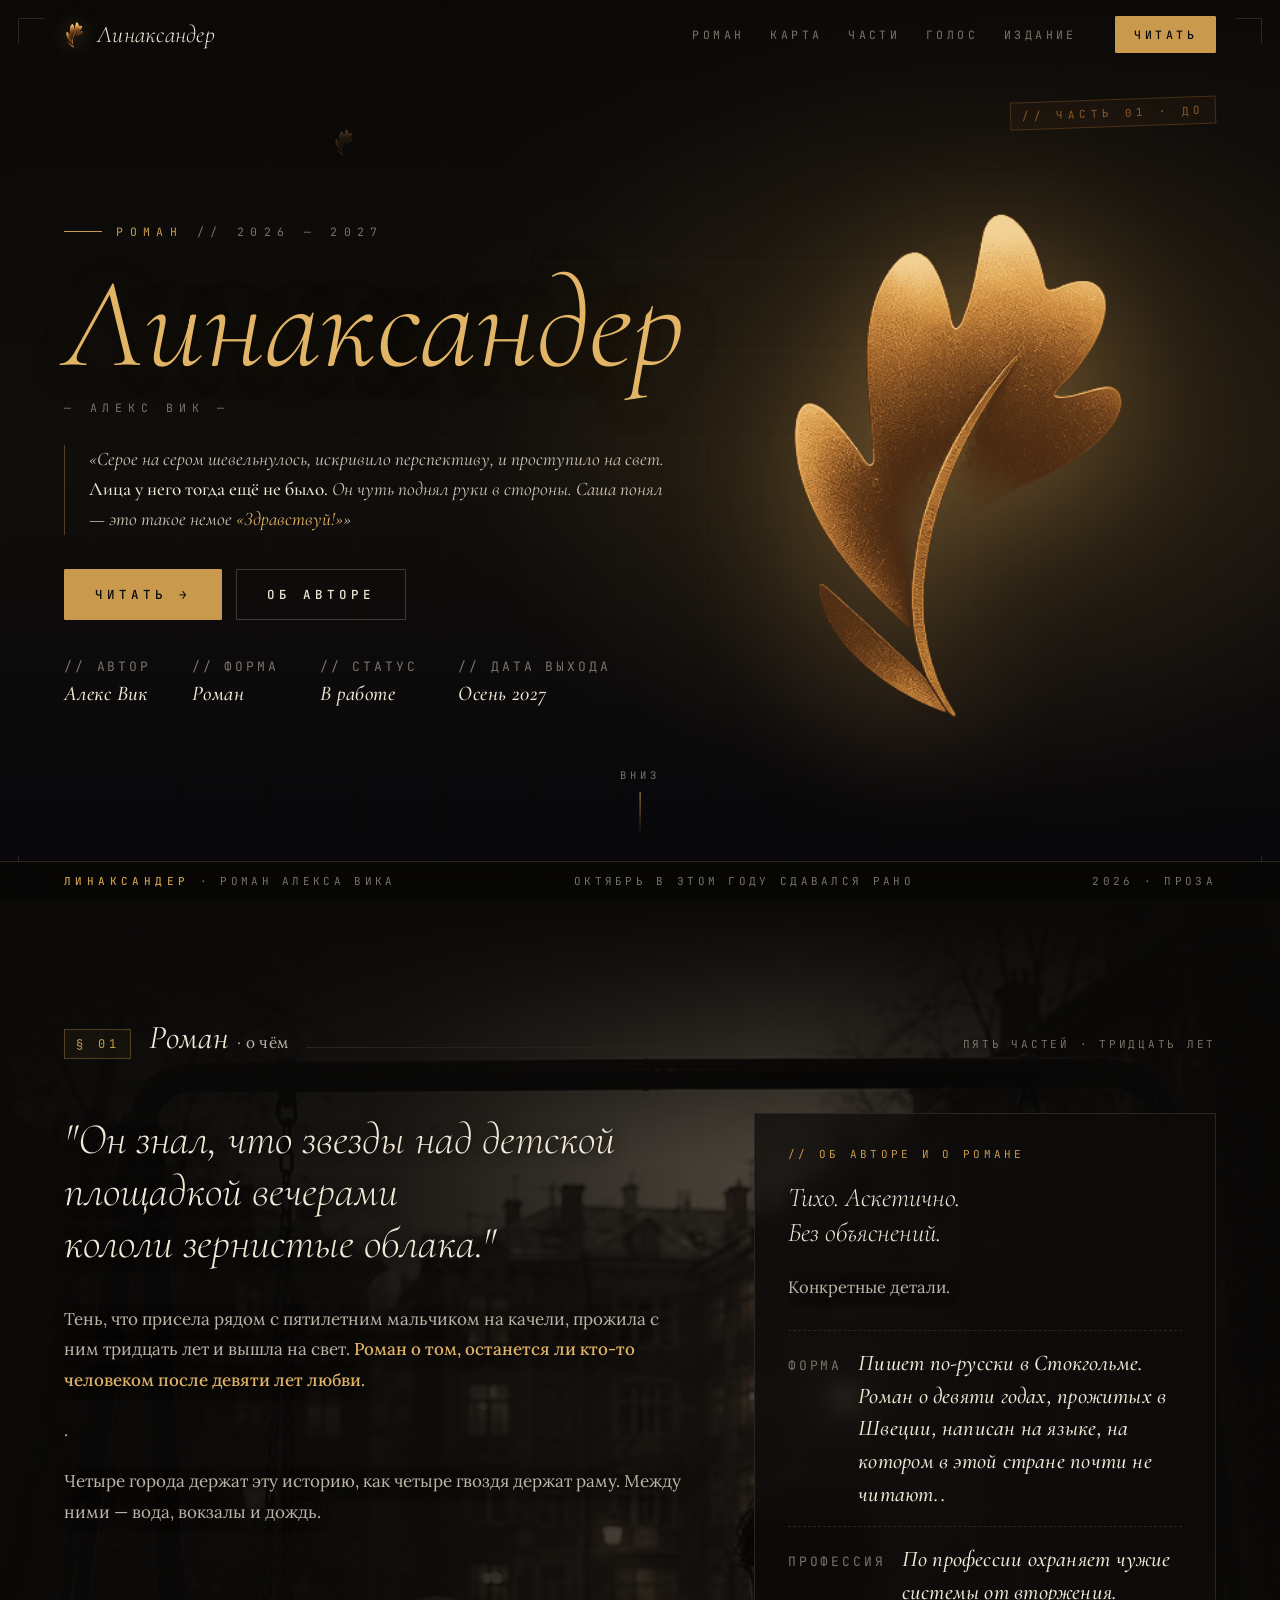
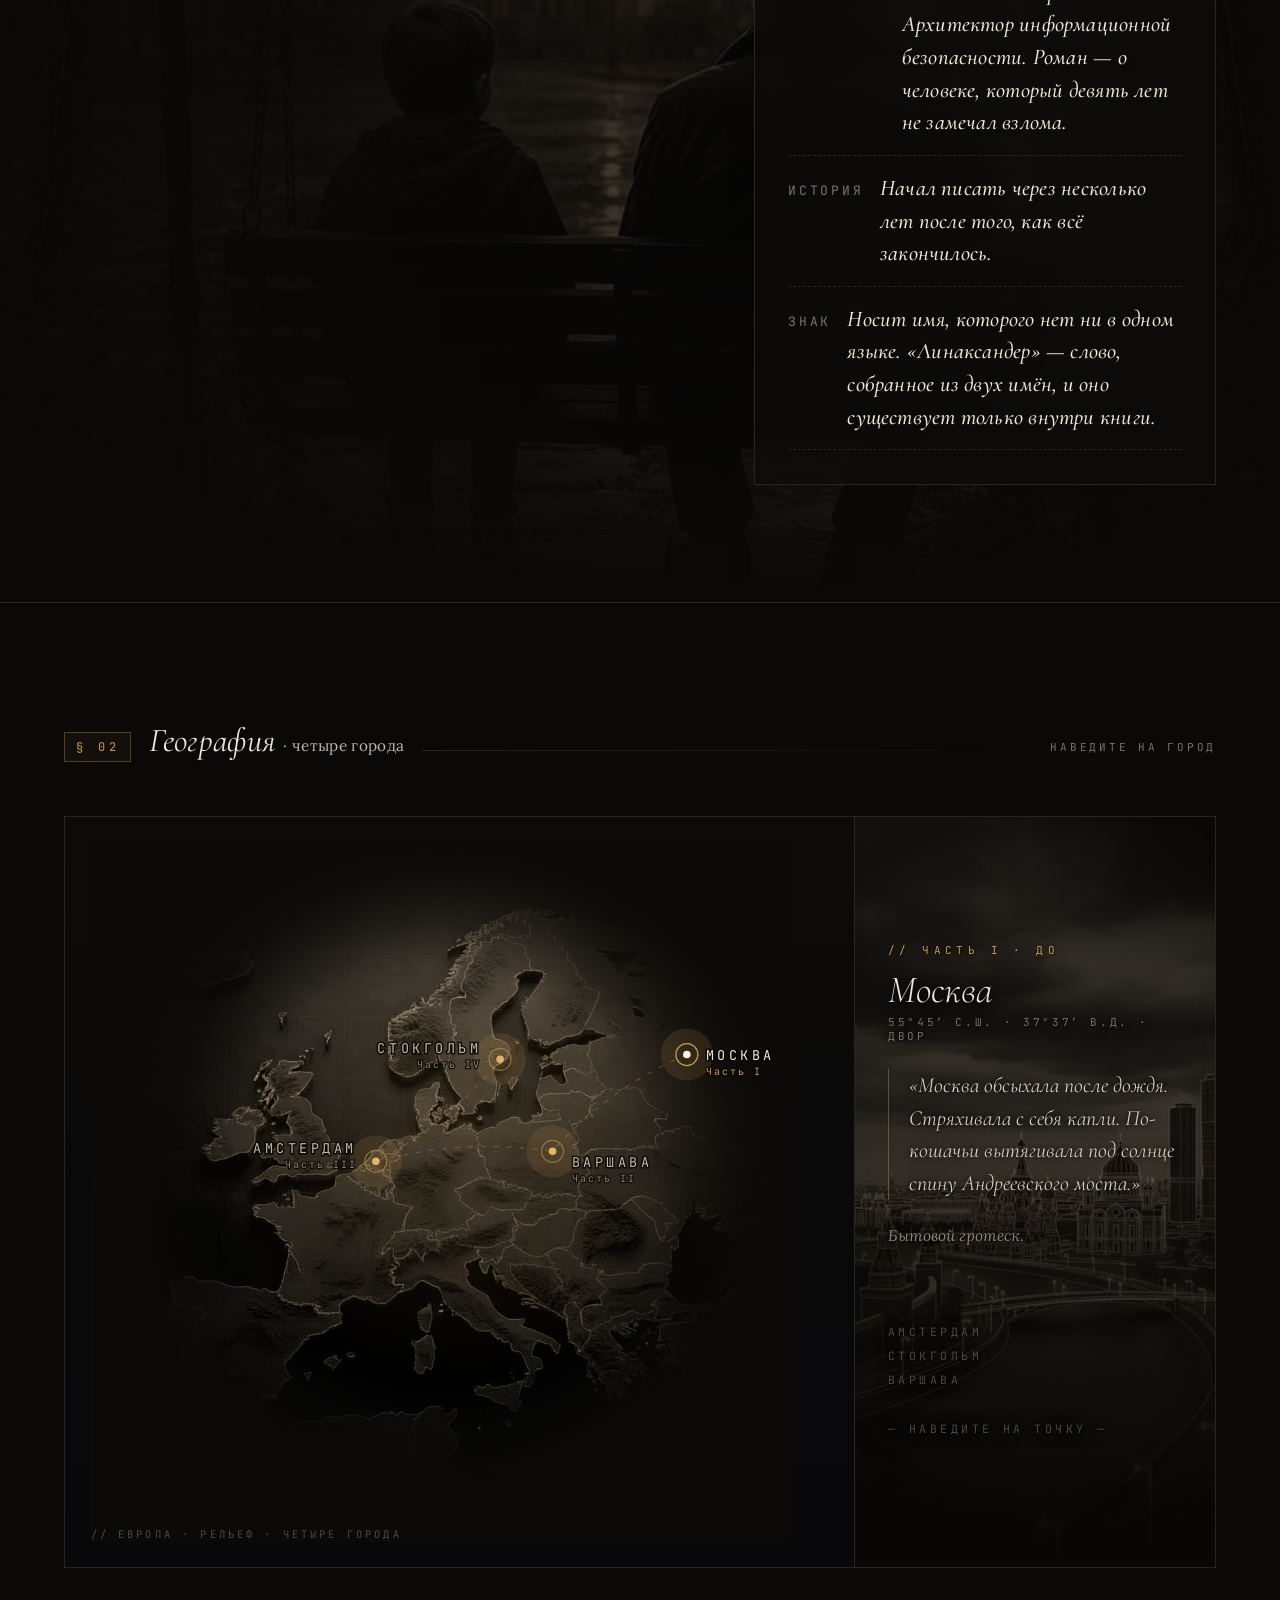
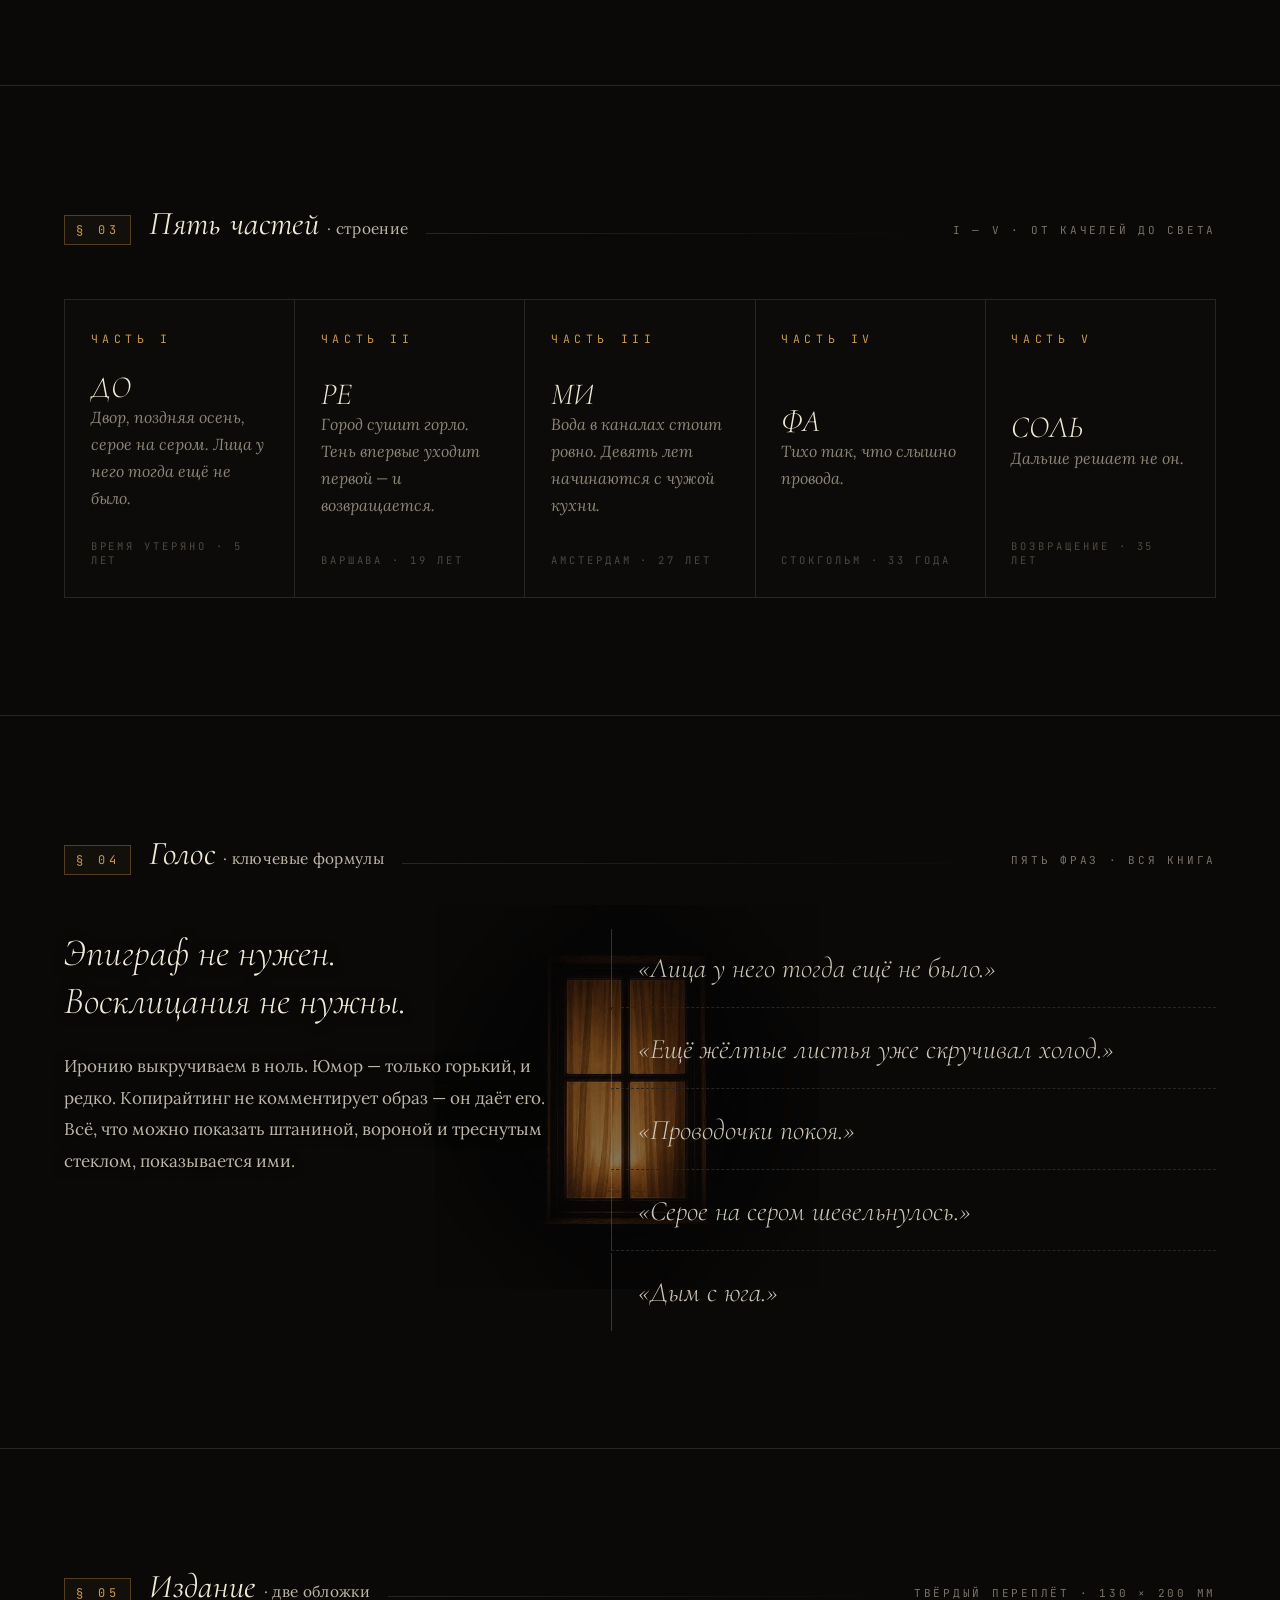
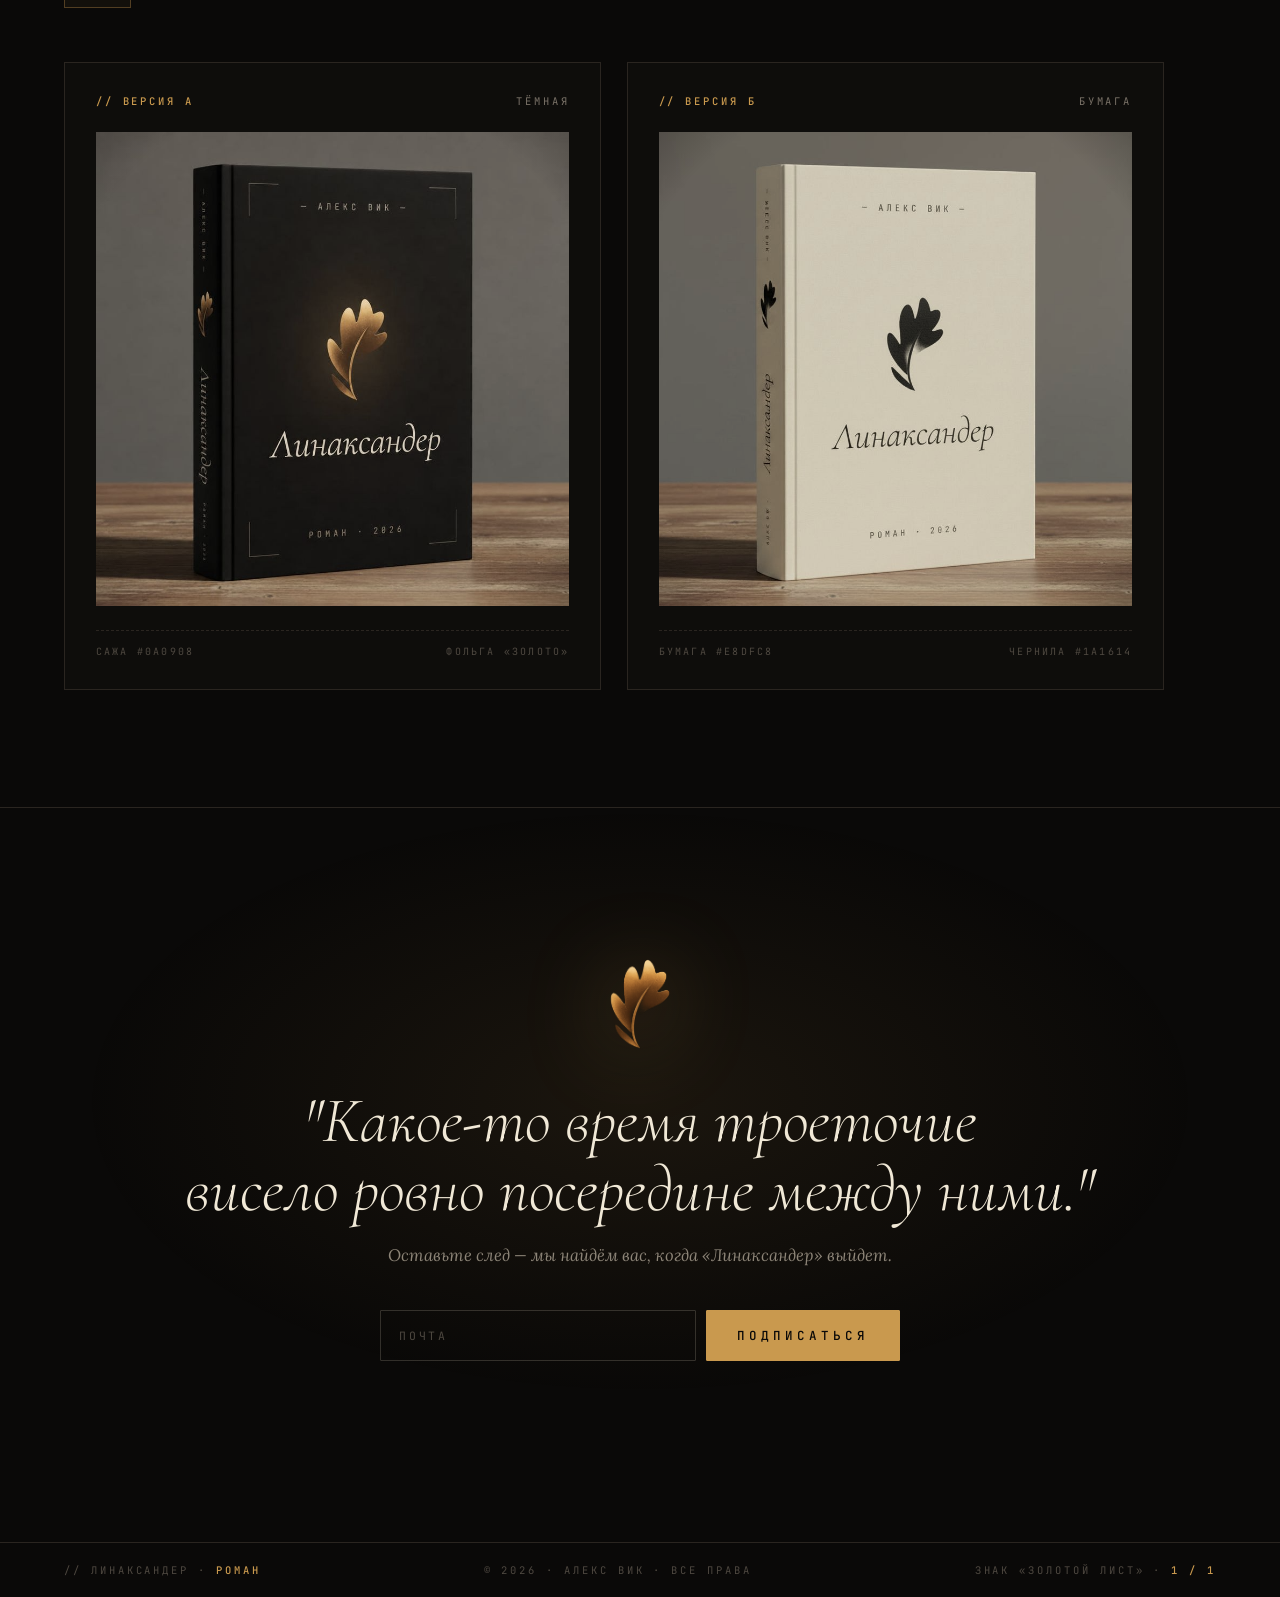
<file: index.html>
<!DOCTYPE html>
<html lang="ru">
<head>
<meta charset="UTF-8">
<meta name="viewport" content="width=device-width, initial-scale=1">
<title>Линаксандер · Роман Алекса Вика</title>
<meta name="description" content="Линаксандер — роман Алекса Вика. Тень, что присела рядом с пятилетним мальчиком на качели, прожила с ним тридцать лет и вышла на свет.">
<link rel="icon" href="favicon.ico" sizes="32x32">
<link rel="icon" type="image/png" sizes="192x192" href="favicon-192.png">
<link rel="apple-touch-icon" href="apple-touch-icon.png">
<link rel="preconnect" href="https://fonts.googleapis.com">
<link rel="preconnect" href="https://fonts.gstatic.com" crossorigin>
<link href="https://fonts.googleapis.com/css2?family=Cormorant+Garamond:ital,wght@0,300;0,400;0,500;0,600;1,300;1,400;1,500;1,600&amp;family=JetBrains+Mono:wght@300;400;500&amp;family=Lora:ital,wght@0,400;0,500;0,600;1,400;1,500&amp;display=swap" rel="stylesheet">
<link rel="stylesheet" href="styles.css?v=202608151130">
<script defer src="app.js?v=202608151130"></script>
</head>
<body>
<canvas id="rain" aria-hidden="true"></canvas>
<div class="grain" aria-hidden="true"></div>
<div class="vignette" aria-hidden="true"></div>

<!-- ══════════════ ШАПКА ══════════════ -->
<div class="nav lx-nav" id="nav">
  <a class="nav-mark" href="#top">
    <i class="mk" aria-hidden="true"></i>
    <span>Линаксандер</span>
  </a>
  <nav class="nav-links">
    <a href="#roman">Роман</a>
    <a href="#karta">Карта</a>
    <a href="#akty">Части</a>
    <a href="#golos">Голос</a>
    <a href="#izdanie">Издание</a>
  </nav>
  <a class="nav-cta" href="read.html">Читать</a>
</div>

<div class="lx-main" id="top">

<!-- ══════════════ ГЕРОЙ ══════════════ -->
<section class="hero">
  <div class="hero-rules" aria-hidden="true"></div>
  <span class="ct tl"></span><span class="ct tr"></span><span class="ct bl"></span><span class="ct br"></span>

  <div class="drift" aria-hidden="true">
    <i class="mk"></i><i class="mk"></i>
    <i class="mk"></i><i class="mk"></i>
  </div>

  <div class="stamp-corner">// ЧАСТЬ 01 · ДО</div>

  <div class="hero-left">
    <div class="pre">Роман<i>// 2026 — 2027</i></div>
    <h1>Линаксандер</h1>
    <span class="stamp">— Алекс Вик —</span>
    <blockquote class="hero-quote">
      «Серое на сером шевельнулось, искривило перспективу, и проступило на свет.
      <b>Лица у него тогда ещё не было.</b> Он чуть поднял руки в стороны.
      Саша понял — это такое немое <em>«Здравствуй!»</em>»
    </blockquote>
    <div class="cta-row">
      <a class="btn btn-gold" href="read.html">Читать →</a>
      <a class="btn btn-ghost" href="#roman">Об авторе</a>
    </div>
    <div class="hero-meta">
      <div>// Автор<b>Алекс Вик</b></div>
      <div>// Форма<b>Роман</b></div>
      <div>// Статус<b>В работе</b></div>
      <div>// Дата выхода<b>Осень 2027</b></div>
    </div>
  </div>

  <div class="hero-right">
    <i class="mk hero-leaf" role="img" aria-label="Линаксандер — знак «золотой лист»"></i>
  </div>

  <a class="scroll-cue" href="#roman">Вниз</a>

  <div class="tape">
    <span><b>Линаксандер</b> · роман Алекса Вика</span>
    <span>Октябрь в этом году сдавался рано</span>
    <span>2026 · проза</span>
  </div>
</section>

<!-- ══════════════ §01 РОМАН ══════════════ -->
<section class="section" id="roman">
  <div class="sec-h reveal">
    <div class="sec-num">§ 01</div>
    <div class="sec-ttl">Роман<b>· о чём</b></div>
    <div class="sec-rule"></div>
    <div class="sec-meta">пять частей · тридцать лет</div>
  </div>

  <div class="about">
    <div class="reveal">
      <p class="lead">"Он знал, что звезды над детской площадкой вечерами<br>кололи зернистые облака."</p>
      <p>Тень, что присела рядом с пятилетним мальчиком на качели, прожила с ним тридцать лет и вышла на свет. <strong>Роман о том, останется ли кто-то человеком после девяти лет любви.</strong></p>
      <p>.</p>
      <p>Четыре города держат эту историю, как четыре гвоздя держат раму. Между ними — вода, вокзалы и дождь.</p>
    </div>

    <aside class="about-card reveal" data-d="2">
      <div class="tk">// Об авторе и о романе</div>
      <div class="tone">Тихо. Аскетично.<br>Без объяснений.</div>
      <p>Конкретные детали.</p>
      <ul class="facts">
        <li>Форма <b>Пишет по-русски в Стокгольме. Роман о девяти годах, прожитых в Швеции, написан на языке, на котором в этой стране почти не читают..</b></li>
        <li>Профессия <b>По профессии охраняет чужие системы от вторжения. Архитектор информационной безопасности. Роман — о человеке, который девять лет не замечал взлома.</b></li>
        <li>История <b>Начал писать через несколько лет после того, как всё закончилось.</b></li>
        <li>Знак <b>Носит имя, которого нет ни в одном языке. «Линаксандер» — слово, собранное из двух имён, и оно существует только внутри книги.</b></li>
      </ul>
    </aside>
  </div>
</section>

<!-- ══════════════ §02 КАРТА ══════════════ -->
<section class="section" id="karta">
  <div class="sec-h reveal">
    <div class="sec-num">§ 02</div>
    <div class="sec-ttl">География<b>· четыре города</b></div>
    <div class="sec-rule"></div>
    <div class="sec-meta">наведите на город</div>
  </div>

  <div class="map-wrap reveal">
    <div class="map-stage" id="mapStage">
      <div class="map-canvas" id="mapCanvas">
        <div class="map-img" role="img" aria-label="Рельефная карта Европы"></div>
        <div class="map-fade"></div>
        <div class="map-glow"></div>
        <svg id="map" aria-label="Города романа на карте"></svg>
      </div>
      <div class="map-hint">// Европа · рельеф · четыре города</div>
    </div>

    <aside class="map-panel" id="mapPanel">
      <div class="mp-bg" id="mpBg"></div>
      <div class="mp-veil"></div>
      <div class="mp-body">
        <div class="mp-act" id="mpAct"></div>
        <div class="mp-city" id="mpCity"></div>
        <div class="mp-geo" id="mpGeo"></div>
        <blockquote class="mp-quote" id="mpQuote"></blockquote>
        <div class="mp-note" id="mpNote"></div>
        <div class="mp-hint" id="mpHint"></div>
      </div>
    </aside>
  </div>
</section>

<!-- ══════════════ §03 АКТЫ ══════════════ -->
<section class="section" id="akty">
  <div class="sec-h reveal">
    <div class="sec-num">§ 03</div>
    <div class="sec-ttl">Пять частей<b>· строение</b></div>
    <div class="sec-rule"></div>
    <div class="sec-meta">I — V · от качелей до света</div>
  </div>

  <div class="acts reveal">
    <article class="act">
      <div class="n">Часть I</div>
      <div>
        <div class="t">ДО</div>
        <div class="d">Двор, поздняя осень, серое на сером. Лица у него тогда ещё не было.</div>
      </div>
      <div class="s">Время утеряно · 5 лет</div>
    </article>
    <article class="act">
      <div class="n">Часть II</div>
      <div>
        <div class="t">РЕ</div>
        <div class="d">Город сушит горло. Тень впервые уходит первой — и возвращается.</div>
      </div>
      <div class="s">Варшава · 19 лет</div>
    </article>
    <article class="act">
      <div class="n">Часть III</div>
      <div>
        <div class="t">МИ</div>
        <div class="d">Вода в каналах стоит ровно. Девять лет начинаются с чужой кухни.</div>
      </div>
      <div class="s">Амстердам · 27 лет</div>
    </article>
    <article class="act">
      <div class="n">Часть IV</div>
      <div>
        <div class="t">ФА</div>
        <div class="d">Тихо так, что слышно провода.</div>
      </div>
      <div class="s">Стокгольм · 33 года</div>
    </article>
    <article class="act">
      <div class="n">Часть V</div>
      <div>
        <div class="t">СОЛЬ</div>
        <div class="d">Дальше решает не он.</div>
      </div>
      <div class="s">Возвращение · 35 лет</div>
    </article>
  </div>
</section>

<!-- ══════════════ §04 ГОЛОС ══════════════ -->
<section class="section" id="golos">
  <div class="sec-h reveal">
    <div class="sec-num">§ 04</div>
    <div class="sec-ttl">Голос<b>· ключевые формулы</b></div>
    <div class="sec-rule"></div>
    <div class="sec-meta">пять фраз · вся книга</div>
  </div>

  <div class="voice">
    <div class="reveal">
      <p class="voice-lead">Эпиграф не нужен.<br>Восклицания не нужны.</p>
      <p>Иронию выкручиваем в ноль. Юмор — только горький, и редко. Копирайтинг не комментирует образ — он даёт его. Всё, что можно показать штаниной, вороной и треснутым стеклом, показывается ими.</p>
    </div>
    <ul class="formulas reveal" data-d="2">
      <li>«Лица у него тогда ещё не было.»</li>
      <li>«Ещё жёлтые листья уже скручивал холод.»</li>
      <li>«Проводочки покоя.»</li>
      <li>«Серое на сером шевельнулось.»</li>
      <li>«Дым с юга.»</li>
    </ul>
  </div>
</section>

<!-- ══════════════ §05 ИЗДАНИЕ ══════════════ -->
<section class="section" id="izdanie">
  <div class="sec-h reveal">
    <div class="sec-num">§ 05</div>
    <div class="sec-ttl">Издание<b>· две обложки</b></div>
    <div class="sec-rule"></div>
    <div class="sec-meta">твёрдый переплёт · 130 × 200 мм</div>
  </div>

  <div class="editions">
    <div class="ed reveal">
      <div class="tk"><b>// версия А</b><span>тёмная</span></div>
      <div class="cover-slot">
        <div class="cover-photo dark" role="img" aria-label="Обложка «Линаксандер», тёмная версия"></div>
      </div>
      <div class="spec"><span>Сажа #0A0908</span><span>Фольга «золото»</span></div>
    </div>

    <div class="ed reveal" data-d="2">
      <div class="tk"><b>// версия Б</b><span>бумага</span></div>
      <div class="cover-slot">
        <div class="cover-photo paper" role="img" aria-label="Обложка «Линаксандер», версия на бумаге"></div>
      </div>
      <div class="spec"><span>Бумага #E8DFC8</span><span>Чернила #1A1614</span></div>
    </div>
  </div>
</section>

<!-- ══════════════ ФИНАЛ ══════════════ -->
<section class="finale" id="finale">
  <i class="mk mark" aria-hidden="true"></i>
  <h2>"Какое-то время троеточие<br>висело ровно посередине между ними."</h2>
  <p class="sub">Оставьте след — мы найдём вас, когда «Линаксандер» выйдет.</p>
  <form class="subscribe" id="subForm" novalidate>
    <input type="email" id="subMail" placeholder="почта" aria-label="Электронная почта" required>
    <button class="btn btn-gold" type="submit">Подписаться</button>
  </form>
  <div class="sub-done" id="subDone">// записали. остаемся на связи.</div>
</section>

</div>

<div class="foot lx-foot">
  <span>// Линаксандер · <b>роман</b></span>
  <span>© 2026 · Алекс Вик · все права</span>
  <span>Знак «золотой лист» · <b>1 / 1</b></span>
</div>
</body>
</html>
</file>
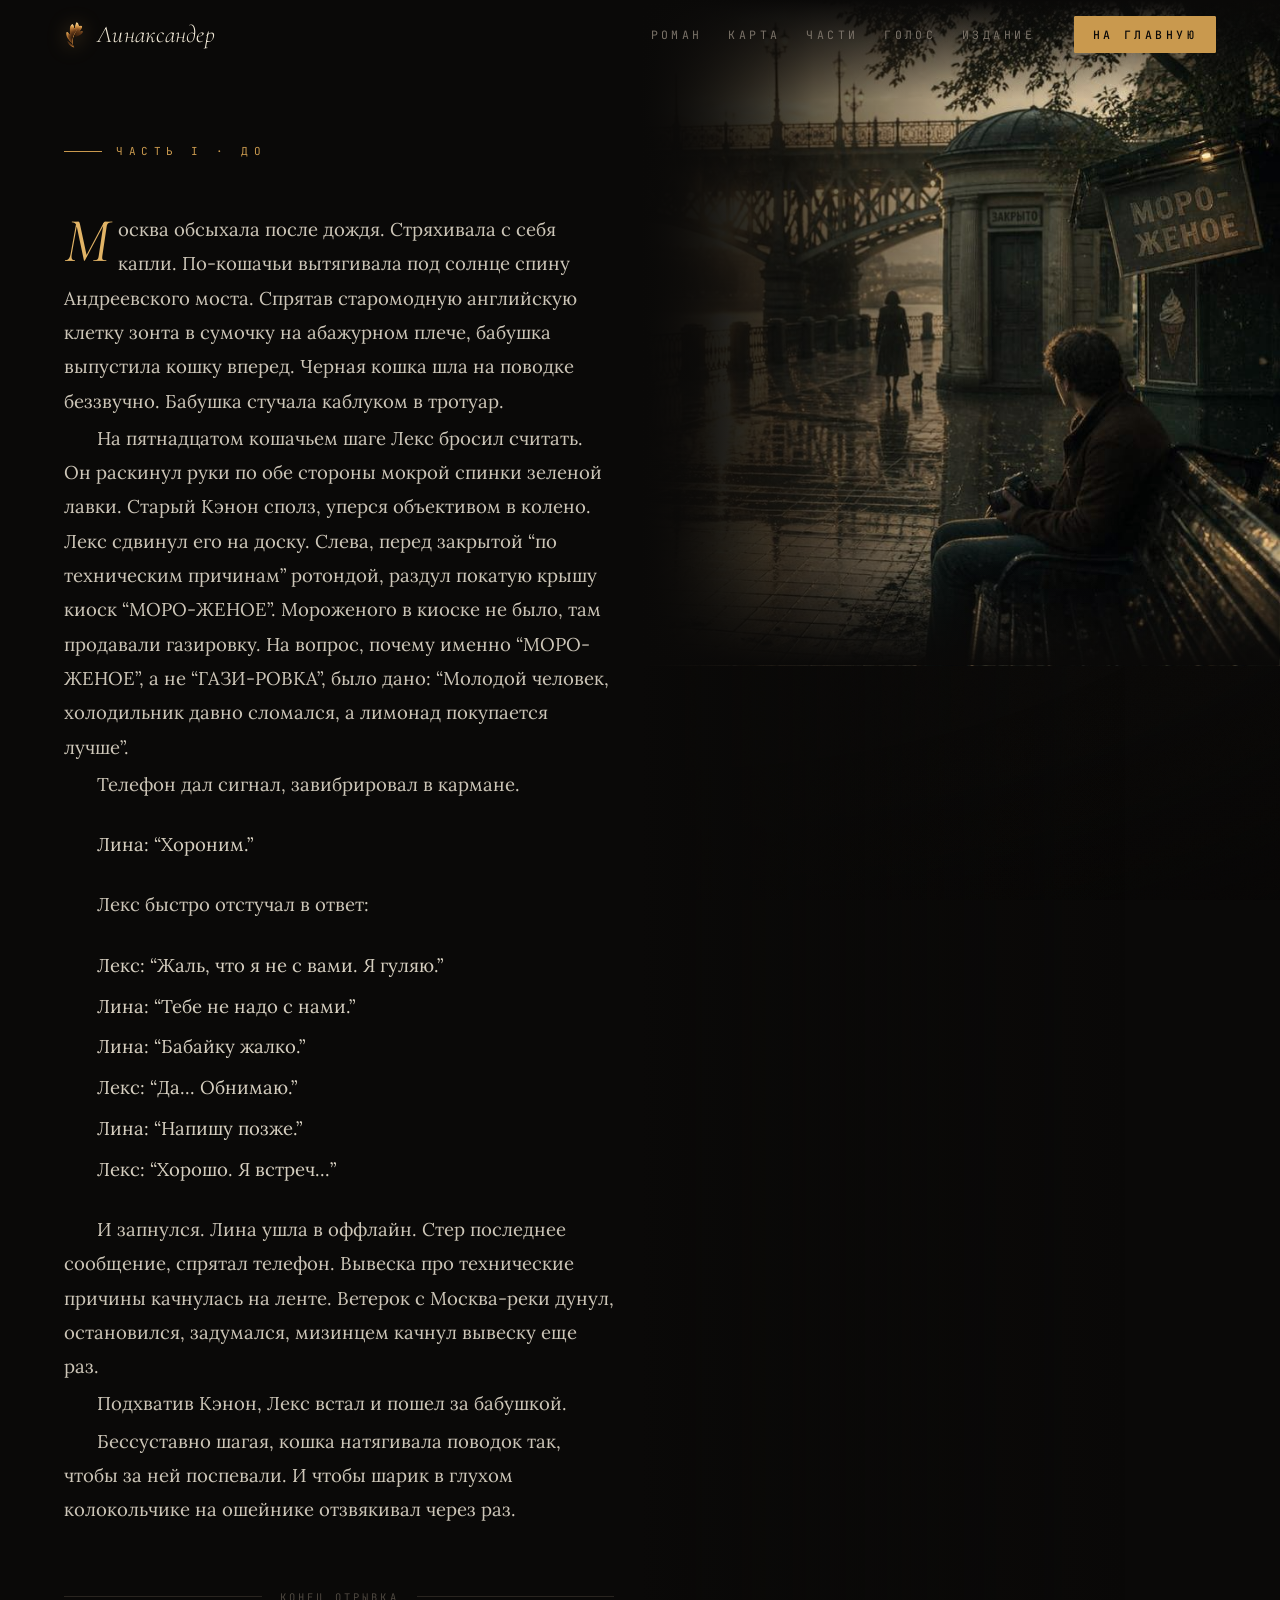
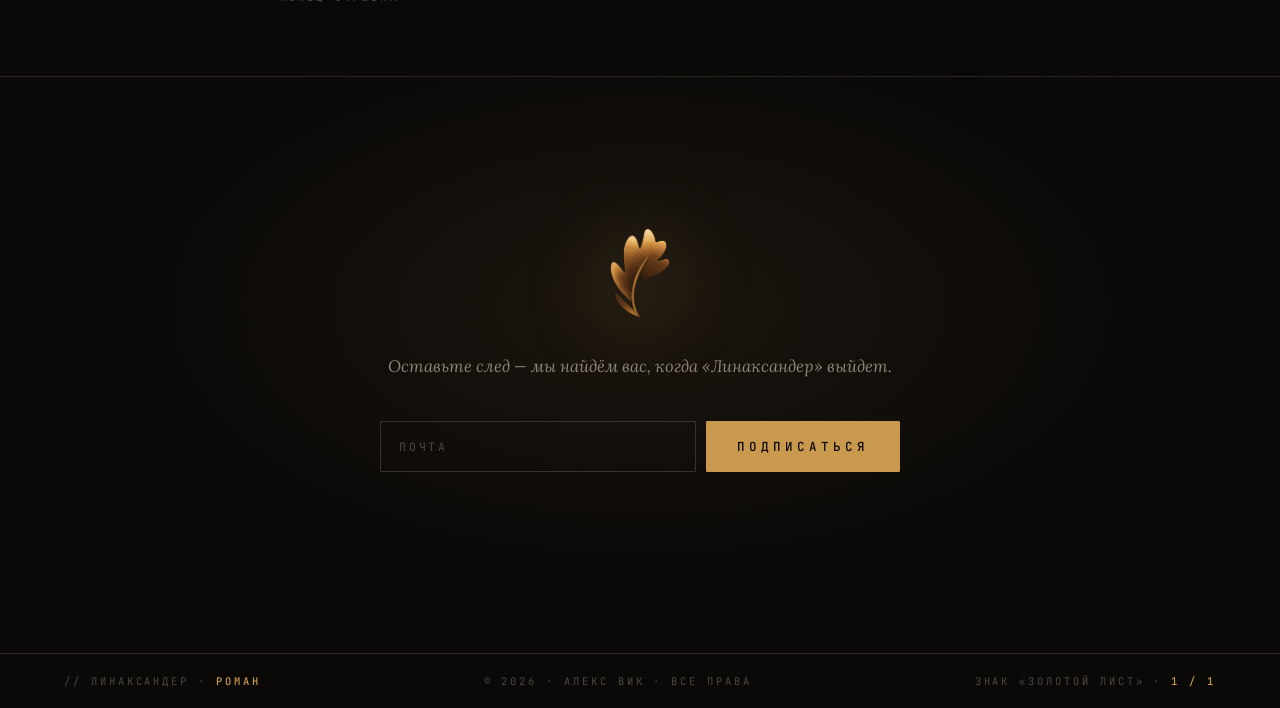
<file: read.html>
<!DOCTYPE html>
<html lang="ru">
<head>
<meta charset="UTF-8">
<meta name="viewport" content="width=device-width, initial-scale=1">
<title>Линаксандер · Отрывок</title>
<meta name="description" content="Отрывок из романа «Линаксандер» Алекса Вика. Часть I · ДО.">
<meta property="og:title" content="Линаксандер · Отрывок">
<meta property="og:description" content="Москва обсыхала после дождя. Стряхивала с себя капли.">
<meta property="og:type" content="article">
<link rel="icon" href="favicon.ico" sizes="32x32">
<link rel="icon" type="image/png" sizes="192x192" href="favicon-192.png">
<link rel="apple-touch-icon" href="apple-touch-icon.png">
<link rel="preconnect" href="https://fonts.googleapis.com">
<link rel="preconnect" href="https://fonts.gstatic.com" crossorigin>
<link href="https://fonts.googleapis.com/css2?family=Cormorant+Garamond:ital,wght@0,300;0,400;0,500;0,600;1,300;1,400;1,500;1,600&amp;family=JetBrains+Mono:wght@300;400;500&amp;family=Lora:ital,wght@0,400;0,500;0,600;1,400;1,500&amp;display=swap" rel="stylesheet">
<link rel="stylesheet" href="styles.css?v=202608151130">
<style>
:root{ --photo-scene:url("[data-uri]"); }

/* Снимок набережной — фон правой половины страницы, во всю высоту секции.
   Колонка текста уходит влево и на снимок не наезжает, поэтому яркость
   можно не глушить: затемнение нужно только чтобы сшить левый край с фоном.
   Кадр стоит на месте при прокрутке — текст едет мимо сцены. */
.read{isolation:isolate}
.read::before{
  --panel:min(52vw,880px);
  content:"";position:absolute;z-index:-2;pointer-events:none;
  top:0;bottom:0;right:0;width:var(--panel);
  /* contain, а не cover: кадр показывается целиком, без обрезки.
     Затемняющий слой того же размера — его края совпадают с краями снимка. */
  background:
    linear-gradient(90deg,#0a0908 0%,rgba(10,9,8,.6) 12%,rgba(10,9,8,0) 30%)
      center top/100% var(--panel) no-repeat,
    linear-gradient(180deg,#0a0908 0%,rgba(10,9,8,0) 15%,rgba(10,9,8,0) 84%,#0a0908 100%)
      center top/100% var(--panel) no-repeat,
    var(--photo-scene) center top/contain no-repeat;
  filter:saturate(.82) sepia(.08);
}
.read::after{
  content:"";position:absolute;z-index:-1;pointer-events:none;inset:0;
  background:linear-gradient(90deg,
    #0a0908 0%, #0a0908 50%, rgba(10,9,8,.7) 62%,
    rgba(10,9,8,.28) 74%, rgba(10,9,8,0) 88%);
}
/* на широком экране отводим правую половину под снимок, текст — в левой */
@media (min-width:1181px){
  .read{padding-right:min(52vw,880px)}
}
/* на узком экране колонка во всю ширину — кадр уходит наверх и гаснет к тексту */
@media (max-width:1180px){
  /* даём кадру место сверху, чтобы текст начинался уже на чёрном */
  .read{padding-top:clamp(230px,34vh,330px)}
  .read::before{
    top:0;bottom:auto;right:auto;left:50%;transform:translateX(-50%);
    width:min(160%,980px);aspect-ratio:1;
    background:
      linear-gradient(180deg,rgba(10,9,8,.25) 0%,rgba(10,9,8,.5) 24%,rgba(10,9,8,.88) 42%,#0a0908 54%),
      var(--photo-scene) center 28%/cover scroll no-repeat;
  }
  .read::after{background:none}
}
</style>
<script defer src="app.js?v=202608151130"></script>
</head>
<body>

<div class="grain" aria-hidden="true"></div>
<div class="vignette" aria-hidden="true"></div>

<div class="nav lx-nav" id="nav">
  <a class="nav-mark" href="index.html">
    <i class="mk" aria-hidden="true"></i>
    <span>Линаксандер</span>
  </a>
  <nav class="nav-links">
    <a href="index.html#roman">Роман</a>
    <a href="index.html#karta">Карта</a>
    <a href="index.html#akty">Части</a>
    <a href="index.html#golos">Голос</a>
    <a href="index.html#izdanie">Издание</a>
  </nav>
  <a class="nav-cta" href="index.html">На главную</a>
</div>

<div class="lx-main" id="top">

<section class="read">
  <div class="read-head">
    <div class="read-pre">Часть I · ДО</div>
  </div>

  <article class="prose">
      <p>Москва обсыхала после дождя. Стряхивала с себя капли. По-кошачьи вытягивала под солнце спину Андреевского моста. Спрятав старомодную английскую клетку зонта в сумочку на абажурном плече, бабушка выпустила кошку вперед. Черная кошка шла на поводке беззвучно. Бабушка стучала каблуком в тротуар.</p>
      <p>На пятнадцатом кошачьем шаге Лекс бросил считать. Он раскинул руки по обе стороны мокрой спинки зеленой лавки. Старый Кэнон сполз, уперся объективом в колено. Лекс сдвинул его на доску. Слева, перед закрытой “по техническим причинам” ротондой, раздул покатую крышу киоск “МОРО-ЖЕНОЕ”. Мороженого в киоске не было, там продавали газировку. На вопрос, почему именно “МОРО-ЖЕНОЕ”, а не “ГАЗИ-РОВКА”, было дано: “Молодой человек, холодильник давно сломался, а лимонад покупается лучше”.</p>
      <p>Телефон дал сигнал, завибрировал в кармане.</p>
      <div class="msgs">
        <p>Лина: “Хороним.”</p>
      </div>
      <p>Лекс быстро отстучал в ответ:</p>
      <div class="msgs">
        <p>Лекс: “Жаль, что я не с вами. Я гуляю.”</p>
        <p>Лина: “Тебе не надо с нами.”</p>
        <p>Лина: “Бабайку жалко.”</p>
        <p>Лекс: “Да... Обнимаю.”</p>
        <p>Лина: “Напишу позже.”</p>
        <p>Лекс: “Хорошо. Я встреч…”</p>
      </div>
      <p>И запнулся. Лина ушла в оффлайн. Стер последнее сообщение, спрятал телефон. Вывеска про технические причины качнулась на ленте. Ветерок с Москва-реки дунул, остановился, задумался, мизинцем качнул вывеску еще раз.</p>
      <p>Подхватив Кэнон, Лекс встал и пошел за бабушкой.</p>
      <p>Бессуставно шагая, кошка натягивала поводок так, чтобы за ней поспевали. И чтобы шарик в глухом колокольчике на ошейнике отзвякивал через раз.</p>
  </article>

  <div class="read-end">
    <span>конец отрывка</span>
  </div>
</section>

<section class="finale" id="finale">
  <i class="mk mark" aria-hidden="true"></i>
  <p class="sub">Оставьте след — мы найдём вас, когда «Линаксандер» выйдет.</p>
  <form class="subscribe" id="subForm" novalidate>
    <input type="email" id="subMail" placeholder="почта" aria-label="Электронная почта" required>
    <button class="btn btn-gold" type="submit">Подписаться</button>
  </form>
  <div class="sub-done" id="subDone">// записали. остаемся на связи.</div>
</section>

</div>

<div class="foot lx-foot">
  <span>// Линаксандер · <b>роман</b></span>
  <span>© 2026 · Алекс Вик · все права</span>
  <span>Знак «золотой лист» · <b>1 / 1</b></span>
</div>

</body>
</html>
</file>
<file: styles.css>
/* ══════════════════════════════════════════════════════════════
   Squarespace: прячем меню, объявление и футер темы и снимаем
   ограничение ширины — страница должна остаться пустым холстом.
   На других сайтах этот блок просто ни на что не влияет.
   ══════════════════════════════════════════════════════════════ */
#header, .header, .Header, .Mobile-bar, .sqs-announcement-bar-dropzone,
#footer-sections, .Footer, #preFooter, .sqs-cookie-banner-v2,
.header-announcement-bar-wrapper, .page-title { display:none !important; }

#sections, .page-section, .content-wrapper, #canvas, #content, .sqs-layout,
.sqs-block, .sqs-block-content, .fluid-engine, [data-section-id],
#siteWrapper, .site-wrapper, #pageWrapper, #page, .Main, .Content {
  max-width:none !important; width:100% !important;
  margin:0 !important; padding:0 !important;
  background:transparent !important; border:0 !important;
}
.page-section, [data-section-id]{ min-height:0 !important; }
body{ overflow-x:hidden !important; }

/* ============================================================
   ЛИНАКСАНДЕР · ЛЕНДИНГ
   Палитра и типографика — по бренд-буку в. 3.0 (§04, §05)
   ============================================================ */
:root{
  --soot:#0a0908;        /* сажа · фон */
  --ink:#1a1614;         /* чернила */
  --bark:#3a2a1c;        /* кора */
  --acorn:#8a5a2a;       /* жёлудь · бронза */
  --leaf:#c9994e;        /* лист · золото · акцент */
  --leaf-2:#e2b466;      /* свет · блик */
  --paper:#e8dfc8;       /* бумага */
  --paper-hi:#f0e8d6;
  --fog:#7a7268;         /* туман · служебное */
  --body:#bdb6a8;
  --line:#2a2520;

  --serif:'Cormorant Garamond', Georgia, serif;
  --prose:'Lora', Georgia, serif;
  --mono:'JetBrains Mono', ui-monospace, monospace;

  --gutter:clamp(20px, 5vw, 76px);
  --rule:1px solid var(--line);

  /* знак «золотой лист» — встроен один раз, отсюда его берут все места */
  --mark:url("assets/leaf.png");
  /* фотографии городов — фон панели с цитатой */
  --photo-msk:url("assets/moscow.jpg");
  --photo-ams:url("assets/amsterdam.jpg");
  --photo-sth:url("assets/stockholm.jpg");
  --photo-wrs:url("assets/warsaw.jpg");
  --photo-yard:url("assets/yard-swing.jpg");
  --photo-window:url("assets/window.jpg");
  --cover-dark:url("[data-uri]");
  --cover-paper:url("[data-uri]");
  /* рельефная карта Европы — подложка §02 */
  --europe:url("assets/europe-map.jpg");
}
/* знак. Пропорции исходника 323 × 457, задаём только высоту */
.mk{
  display:block;flex-shrink:0;aspect-ratio:323/457;
  background:var(--mark) center/contain no-repeat;
}

*{margin:0;padding:0;box-sizing:border-box}
/* чужая тема (Squarespace) включает перенос по буквам — свои слова не рвём */
.nav,.hero,.section,.finale,.foot,
.nav *,.hero *,.section *,.finale *,.foot *{overflow-wrap:normal;word-break:normal;hyphens:none}
html{scroll-behavior:smooth;scroll-padding-top:84px}
body{
  background:var(--soot);
  color:var(--body);
  font-family:var(--prose);
  font-weight:400;
  -webkit-font-smoothing:antialiased;
  overflow-x:hidden;
}
::selection{background:rgba(201,153,78,.28);color:var(--paper-hi)}
img{display:block;max-width:100%}
button{font:inherit;cursor:pointer}

/* ---------- служебные слои ---------- */
#rain{position:fixed;inset:0;width:100%;height:100%;pointer-events:none;z-index:2}
.grain{
  position:fixed;inset:0;z-index:3;pointer-events:none;opacity:.5;mix-blend-mode:overlay;
  background-image:url("data:image/svg+xml;utf8,<svg xmlns='http://www.w3.org/2000/svg' width='220' height='220'><filter id='n'><feTurbulence type='fractalNoise' baseFrequency='0.95' numOctaves='2'/><feColorMatrix values='0 0 0 0 0.4  0 0 0 0 0.36  0 0 0 0 0.3  0 0 0 0.1 0'/></filter><rect width='100%' height='100%' filter='url(%23n)'/></svg>");
}
.vignette{
  position:fixed;inset:0;z-index:4;pointer-events:none;
  background:radial-gradient(ellipse 120% 90% at 50% 45%, transparent 45%, rgba(4,3,3,.72) 100%);
}
.lx-main,.lx-nav,.lx-foot{position:relative;z-index:5}

/* ---------- шапка ---------- */
.nav{
  position:fixed;top:0;left:0;right:0;z-index:60;
  display:flex;align-items:center;gap:clamp(16px,3vw,44px);
  padding:16px var(--gutter);
  border-bottom:1px solid transparent;
  transition:background .5s ease, border-color .5s ease, padding .5s ease, backdrop-filter .5s ease;
}
.nav.stuck{
  background:rgba(8,7,6,.82);backdrop-filter:blur(14px);
  border-bottom-color:var(--line);padding-top:11px;padding-bottom:11px;
}
.nav-mark{display:flex;align-items:center;gap:12px;text-decoration:none;flex-shrink:0}
.nav-mark .mk{height:30px;filter:drop-shadow(0 2px 10px rgba(201,153,78,.35))}
.nav-mark span{
  font-family:var(--serif);font-style:italic;font-weight:300;font-size:24px;
  color:var(--paper-hi);letter-spacing:.01em;white-space:nowrap;
}
.nav-links{display:flex;gap:clamp(14px,2vw,30px);margin-left:auto;align-items:center}
.nav-links a{
  font-family:var(--mono);font-size:11.5px;letter-spacing:.3em;text-transform:uppercase;
  color:var(--fog);text-decoration:none;padding:6px 0;position:relative;transition:color .35s ease;
}
.nav-links a::after{
  content:"";position:absolute;left:0;right:100%;bottom:0;height:1px;background:var(--leaf);
  transition:right .45s cubic-bezier(.22,1,.36,1);
}
.nav-links a:hover,.nav-links a.active{color:var(--paper-hi)}
.nav-links a:hover::after,.nav-links a.active::after{right:0}
.nav-cta{
  font-family:var(--mono);font-size:11.5px;letter-spacing:.3em;text-transform:uppercase;
  color:var(--soot);background:var(--leaf);border:1px solid var(--leaf);
  padding:10px 18px;border-radius:1px;text-decoration:none;font-weight:500;
  transition:background .3s ease, box-shadow .3s ease, transform .3s ease;
}
.nav-cta:hover{background:var(--leaf-2);box-shadow:0 0 26px rgba(201,153,78,.35);transform:translateY(-1px)}

/* ---------- герой ---------- */
.hero{
  min-height:100svh;position:relative;overflow:hidden;
  display:grid;grid-template-columns:1.05fr .95fr;align-items:center;
  gap:40px;padding:clamp(120px,14vh,180px) var(--gutter) 96px;
  background:
    radial-gradient(ellipse 720px 560px at 74% 48%, rgba(201,153,78,.15), transparent 66%),
    radial-gradient(ellipse 900px 640px at 82% 44%, rgba(138,90,42,.11), transparent 72%),
    linear-gradient(180deg,#0a0908 0%,#100e0b 52%,#07060a 100%);
}
.hero-rules{
  position:absolute;inset:0;pointer-events:none;
  background-image:
    linear-gradient(0deg,rgba(201,153,78,.028) 1px,transparent 1px),
    linear-gradient(90deg,rgba(201,153,78,.022) 1px,transparent 1px);
  background-size:88px 88px;
  -webkit-mask-image:radial-gradient(ellipse 76% 62% at 50% 48%, #000 28%, transparent 86%);
  mask-image:radial-gradient(ellipse 76% 62% at 50% 48%, #000 28%, transparent 86%);
}
.ct{position:absolute;width:26px;height:26px;border-color:rgba(232,223,200,.14);border-style:solid;border-width:0;z-index:6}
.ct.tl{top:18px;left:18px;border-top-width:1px;border-left-width:1px}
.ct.tr{top:18px;right:18px;border-top-width:1px;border-right-width:1px}
.ct.bl{bottom:18px;left:18px;border-bottom-width:1px;border-left-width:1px}
.ct.br{bottom:18px;right:18px;border-bottom-width:1px;border-right-width:1px}

.hero-left{position:relative;z-index:8;max-width:760px}
.pre{
  font-family:var(--mono);font-size:clamp(11px,.9vw,13px);letter-spacing:.55em;
  color:var(--leaf);text-transform:uppercase;margin-bottom:28px;
  display:flex;align-items:center;gap:14px;
}
.pre::before{content:"";display:inline-block;width:clamp(28px,3vw,46px);height:1px;background:var(--leaf)}
.pre i{font-style:normal;color:var(--fog)}
.hero h1{
  font-family:var(--serif);font-style:italic;font-weight:300;
  font-size:clamp(52px,10vw,168px);line-height:.9;letter-spacing:.004em;
  white-space:nowrap;
  color:var(--leaf-2);margin-bottom:6px;
  text-shadow:0 2px 60px rgba(201,153,78,.18), 0 1px 30px rgba(0,0,0,.5);
}
.hero .stamp{
  display:block;font-family:var(--mono);font-size:clamp(11px,.9vw,15px);
  letter-spacing:.5em;color:var(--fog);text-transform:uppercase;margin:18px 0 30px;
}
.hero-quote{
  font-family:var(--serif);font-style:italic;font-weight:400;
  font-size:clamp(19px,1.5vw,26px);line-height:1.55;color:#cdc6b8;
  max-width:600px;padding-left:24px;border-left:1px solid rgba(201,153,78,.36);margin-bottom:34px;
}
.hero-quote b{color:var(--paper-hi);font-weight:500;font-style:normal}
.hero-quote em{color:var(--leaf-2)}
.cta-row{display:flex;gap:14px;align-items:center;flex-wrap:wrap}
.btn{
  padding:16px 30px;font-family:var(--mono);font-size:12.5px;letter-spacing:.32em;
  text-transform:uppercase;border-radius:1px;font-weight:500;text-decoration:none;
  display:inline-block;transition:transform .3s ease, box-shadow .3s ease, background .3s ease, border-color .3s ease, color .3s ease;
}
.btn-gold{background:var(--leaf);color:var(--soot);border:1px solid var(--leaf)}
.btn-gold:hover{background:var(--leaf-2);border-color:var(--leaf-2);transform:translateY(-2px);box-shadow:0 0 34px rgba(201,153,78,.38)}
.btn-ghost{background:transparent;color:var(--paper-hi);border:1px solid rgba(232,223,200,.22)}
.btn-ghost:hover{border-color:var(--paper);transform:translateY(-2px)}
.hero-meta{
  margin-top:38px;display:flex;gap:clamp(20px,3.2vw,42px);flex-wrap:wrap;
  font-family:var(--mono);font-size:13px;letter-spacing:.22em;color:var(--fog);text-transform:uppercase;
}
.hero-meta b{
  color:var(--paper-hi);font-weight:500;display:block;margin-top:6px;font-size:21px;
  letter-spacing:.02em;font-family:var(--serif);font-style:italic;text-transform:none;
}
.hero-right{position:relative;z-index:6;display:flex;align-items:center;justify-content:center;height:100%}
.hero-leaf{
  height:min(66vh,620px);
  filter:drop-shadow(0 18px 70px rgba(201,153,78,.42));
  animation:sway 13s ease-in-out infinite;
}
@keyframes sway{
  0%,100%{transform:translateY(0) rotate(0deg)}
  50%{transform:translateY(-16px) rotate(1.6deg)}
}
.stamp-corner{
  position:absolute;top:clamp(84px,11vh,120px);right:var(--gutter);z-index:9;
  font-family:var(--mono);font-size:11px;letter-spacing:.4em;color:var(--acorn);
  border:1px solid rgba(138,90,42,.4);padding:6px 11px;background:rgba(138,90,42,.07);
  text-transform:uppercase;transform:rotate(-2deg);
}
.tape{
  position:absolute;bottom:0;left:0;right:0;z-index:9;
  background:rgba(8,7,5,.72);border-top:1px solid rgba(201,153,78,.2);backdrop-filter:blur(5px);
  padding:12px var(--gutter);display:flex;justify-content:space-between;gap:20px;flex-wrap:wrap;
  font-family:var(--mono);font-size:11px;letter-spacing:.3em;color:var(--fog);text-transform:uppercase;
}
.tape b{color:var(--leaf);font-weight:500;letter-spacing:.4em}
.scroll-cue{
  position:absolute;bottom:64px;left:50%;transform:translateX(-50%);z-index:9;
  font-family:var(--mono);font-size:10.5px;letter-spacing:.4em;color:var(--fog);
  text-transform:uppercase;display:flex;flex-direction:column;align-items:center;gap:10px;
  text-decoration:none;transition:color .3s ease;
}
.scroll-cue:hover{color:var(--leaf)}
.scroll-cue::after{content:"";width:1px;height:44px;background:linear-gradient(180deg,var(--leaf),transparent);animation:drip 2.6s ease-in-out infinite}
@keyframes drip{0%{opacity:0;transform:scaleY(.2)}40%{opacity:1}100%{opacity:0;transform:scaleY(1)}}

/* дрейфующие листья */
.drift{position:absolute;inset:0;z-index:5;pointer-events:none;overflow:hidden}
.drift .mk{position:absolute;opacity:.22;filter:drop-shadow(0 2px 10px rgba(0,0,0,.5))}
.drift .mk:nth-child(1){top:14%;left:26%;height:32px;animation:fall1 26s linear infinite}
.drift .mk:nth-child(2){top:-8%;left:52%;height:24px;animation:fall2 34s linear infinite}
.drift .mk:nth-child(3){top:-12%;left:78%;height:28px;animation:fall1 41s linear infinite 6s}
.drift .mk:nth-child(4){top:-6%;left:8%;height:20px;animation:fall2 30s linear infinite 12s}
@keyframes fall1{0%{transform:translate(0,-14vh) rotate(12deg)}100%{transform:translate(-90px,116vh) rotate(340deg)}}
@keyframes fall2{0%{transform:translate(0,-14vh) rotate(-24deg)}100%{transform:translate(120px,116vh) rotate(300deg)}}

/* ---------- каркас секций ---------- */
.section{padding:clamp(90px,13vh,150px) var(--gutter);position:relative}
.section + .section{border-top:var(--rule)}
.sec-h{display:flex;align-items:baseline;gap:18px;margin-bottom:clamp(40px,6vh,68px);flex-wrap:wrap}
.sec-num{
  font-family:var(--mono);font-size:12px;color:var(--leaf);letter-spacing:.32em;
  border:1px solid rgba(201,153,78,.34);padding:6px 11px;background:rgba(201,153,78,.05);flex-shrink:0;
}
.sec-ttl{font-family:var(--serif);font-style:italic;font-weight:400;font-size:clamp(24px,2.6vw,34px);color:var(--paper-hi);letter-spacing:.01em}
.sec-ttl b{font-style:normal;font-family:var(--prose);font-weight:400;color:var(--body);font-size:clamp(15px,1.2vw,18px);margin-left:8px}
.sec-rule{flex:1;height:1px;background:linear-gradient(90deg,var(--line),transparent);min-width:40px}
.sec-meta{font-family:var(--mono);font-size:11px;color:var(--fog);letter-spacing:.25em;text-transform:uppercase}

/* ---------- §01 роман ---------- */
/* двор с качелями — фон под текстом; слои уводим за содержимое
   отрицательным z-index внутри собственного контекста наложения */
#roman{position:relative;isolation:isolate;overflow:hidden}
#roman::before{
  content:"";position:absolute;inset:0;z-index:-2;
  background:var(--photo-yard) 50% 50%/auto 112% no-repeat;
  filter:brightness(.66) contrast(1.08) saturate(.5) sepia(.28);
}
#roman::after{
  content:"";position:absolute;inset:0;z-index:-1;
  background:
    linear-gradient(90deg, rgba(10,9,8,.95) 0%, rgba(10,9,8,.86) 30%, rgba(10,9,8,.5) 62%, rgba(10,9,8,.72) 84%, rgba(10,9,8,.95) 100%),
    linear-gradient(180deg, #0a0908 0%, rgba(10,9,8,0) 20%, rgba(10,9,8,0) 72%, #0a0908 100%);
}
#roman .sec-h,#roman .about{position:relative}
.about .lead,.about > .reveal p{text-shadow:0 1px 14px rgba(6,5,4,.92)}
.about{display:grid;grid-template-columns:1.15fr .85fr;gap:clamp(32px,5vw,80px);align-items:start}
.about .lead{
  font-family:var(--serif);font-style:italic;font-weight:300;
  font-size:clamp(28px,3.4vw,50px);line-height:1.2;color:var(--paper-hi);margin-bottom:34px;
}
.about p{font-size:clamp(17px,1.3vw,19px);line-height:1.8;margin-bottom:20px;max-width:60ch}
.about p strong{color:var(--leaf-2);font-weight:500}
.about-card{
  border:var(--rule);background:rgba(14,13,11,.74);backdrop-filter:blur(8px);
  padding:clamp(24px,2.6vw,36px);
}
.about-card .tk{font-family:var(--mono);font-size:11px;letter-spacing:.3em;color:var(--leaf);text-transform:uppercase;margin-bottom:20px}
.about-card .tone{font-family:var(--serif);font-style:italic;font-weight:300;font-size:clamp(22px,2.1vw,30px);line-height:1.3;color:var(--paper-hi);margin-bottom:22px}
.about-card p{font-size:16.5px;line-height:1.75;color:var(--body)}
.facts{list-style:none;margin-top:28px;border-top:1px dashed var(--line)}
.facts li{
  display:flex;justify-content:space-between;gap:16px;align-items:baseline;
  padding:16px 0;border-bottom:1px dashed var(--line);
  font-family:var(--mono);font-size:13px;letter-spacing:.22em;color:var(--fog);text-transform:uppercase;
}
.facts li b{font-family:var(--serif);font-style:italic;font-size:22.5px;line-height:1.45;color:var(--paper-hi);font-weight:500;letter-spacing:.01em;text-transform:none}

/* ---------- §02 карта ---------- */
.map-wrap{
  display:grid;grid-template-columns:1.35fr .65fr;gap:clamp(24px,3vw,52px);align-items:stretch;
  border:var(--rule);background:linear-gradient(180deg,#0c0b09,#08070a);
}
.map-stage{position:relative;padding:clamp(16px,2vw,30px);min-width:0}
/* холст карты — строго квадрат: рельеф и слой точек делят одну систему
   координат (1024 × 1024 пикселя исходной картинки), поэтому метки
   держатся своих мест при любой ширине */
.map-canvas{position:relative;aspect-ratio:1/1;width:100%}
.map-canvas svg{position:absolute;inset:0;width:100%;height:100%;overflow:visible}
.map-img{
  position:absolute;inset:0;
  background:var(--europe) center/100% 100% no-repeat;
  /* рельеф серо-зелёный — уводим его в бренд: сажа и бронза */
  filter:brightness(1.25) contrast(1.18) saturate(.55) sepia(.6) hue-rotate(-8deg);
  -webkit-mask-image:radial-gradient(ellipse closest-side at 50% 48%, #000 64%, transparent 100%);
          mask-image:radial-gradient(ellipse closest-side at 50% 48%, #000 64%, transparent 100%);
}
/* растворяем квадратные края картинки в фоне страницы */
.map-fade{
  position:absolute;inset:-1px;pointer-events:none;
  background:radial-gradient(ellipse closest-side at 50% 48%,
    transparent 58%, rgba(11,10,8,.72) 86%, #0b0a08 100%);
}
.map-glow{
  position:absolute;inset:0;pointer-events:none;mix-blend-mode:screen;
  background:radial-gradient(ellipse 58% 52% at 54% 40%, rgba(201,153,78,.14), transparent 72%);
}
.route{
  fill:none;stroke:rgba(201,153,78,.34);stroke-width:1.1;stroke-dasharray:5 8;
  vector-effect:non-scaling-stroke;animation:march 24s linear infinite;
}
@keyframes march{to{stroke-dashoffset:-260}}

.city{cursor:pointer}
.city .halo{fill:rgba(201,153,78,.14);transform-box:fill-box;transform-origin:center;animation:pulse 4.2s ease-in-out infinite}
@keyframes pulse{0%,100%{transform:scale(.55);opacity:.75}50%{transform:scale(1.5);opacity:.06}}
.city .ring{fill:none;stroke:var(--leaf);stroke-width:1.2;vector-effect:non-scaling-stroke;opacity:.55;transition:opacity .35s ease}
.city .dot{fill:var(--leaf-2);transition:fill .35s ease}
/* размеры точек и подписей задаёт скрипт — в экранных пикселях,
   иначе на узком экране карта сжимает их до нечитаемого */
.city .lbl{
  font-family:var(--mono);letter-spacing:.26em;text-transform:uppercase;
  fill:#c3b9a6;transition:fill .35s ease;
  /* подписи лежат на рельефе — тёмная обводка держит их читаемыми */
  paint-order:stroke fill;stroke:rgba(6,5,4,.85);
}
.city .sub{
  font-family:var(--mono);letter-spacing:.2em;fill:#8b8172;transition:fill .35s ease;
  paint-order:stroke fill;stroke:rgba(6,5,4,.8);
}
.city:hover .lbl,.city.on .lbl{fill:var(--paper-hi)}
.city:hover .sub,.city.on .sub{fill:var(--leaf)}
.city:hover .ring,.city.on .ring{opacity:1}
.city:hover .dot,.city.on .dot{fill:#fff3dd}
.city:focus{outline:none}
.city:focus-visible .ring{opacity:1;stroke-width:2.4}
.map-stage.hot .city:not(.on){opacity:.42;transition:opacity .35s ease}

.map-hint{
  position:absolute;left:clamp(16px,2vw,30px);bottom:clamp(14px,2vw,26px);
  font-family:var(--mono);font-size:10.5px;letter-spacing:.3em;color:#4e4840;text-transform:uppercase;
}

/* панель цитаты */
.map-panel{
  border-left:var(--rule);padding:clamp(26px,2.6vw,40px);
  display:flex;flex-direction:column;justify-content:center;gap:18px;min-height:340px;position:relative;
  background:radial-gradient(ellipse 90% 60% at 80% 20%, rgba(201,153,78,.06), transparent 70%);
}
/* фон панели: фотография города под текстом + затемнение, чтобы текст читался */
.mp-bg,.mp-veil{position:absolute;inset:0;pointer-events:none;opacity:0;transition:opacity .9s ease}
.mp-bg{
  /* по вертикали кадр смещён к силуэту города — на узкой панели небо уходит вверх */
  background-position:50% 62%;background-size:cover;background-repeat:no-repeat;
  filter:brightness(.92) contrast(1.12) saturate(.55) sepia(.3);
  transform:scale(1.06);transition:opacity .9s ease, transform 7s ease;
}
.mp-veil{background:linear-gradient(180deg,rgba(10,9,8,.62),rgba(10,9,8,.46) 45%,rgba(10,9,8,.84))}
/* на фотографии силуэт города попадает прямо под текст — держим его тенью */
.map-panel.has-photo .mp-body{text-shadow:0 1px 14px rgba(6,5,4,.95), 0 0 3px rgba(6,5,4,.8)}
.map-panel.has-photo .mp-bg{opacity:1;transform:none}
.map-panel.has-photo .mp-veil{opacity:1}
.mp-hint,.mp-body{position:relative;z-index:1}
/* список остальных городов — под текстом, с большим отступом,
   проявляется медленно после загрузки */
.mp-hint{
  margin-top:clamp(54px,8vh,96px);
  font-family:var(--mono);font-size:11.5px;letter-spacing:.3em;color:#4e4840;
  text-transform:uppercase;line-height:2.1;
  opacity:0;transition:opacity 1.8s ease;
}
.mp-hint.in{opacity:1}
.mp-body{display:none}
.map-panel.on .mp-body{display:block;animation:rise .55s cubic-bezier(.22,1,.36,1)}
@keyframes rise{from{opacity:0;transform:translateY(14px)}to{opacity:1;transform:none}}
.mp-act{font-family:var(--mono);font-size:11px;letter-spacing:.4em;color:var(--leaf);text-transform:uppercase;margin-bottom:14px}
.mp-city{font-family:var(--serif);font-style:italic;font-weight:300;font-size:clamp(30px,3vw,44px);color:var(--paper-hi);line-height:1;margin-bottom:6px}
.mp-geo{font-family:var(--mono);font-size:11px;letter-spacing:.24em;color:var(--fog);text-transform:uppercase;margin-bottom:26px}
.mp-quote{
  font-family:var(--serif);font-style:italic;font-weight:400;font-size:clamp(20px,1.7vw,27px);
  line-height:1.5;color:#d6cfc0;padding-left:20px;border-left:1px solid rgba(201,153,78,.4);
}
.mp-note{margin-top:22px;font-family:var(--prose);font-style:italic;font-size:15.5px;line-height:1.7;color:#8d8578}

/* ---------- §03 акты ---------- */
.acts{display:grid;grid-template-columns:repeat(auto-fit,minmax(220px,1fr));gap:1px;background:var(--line);border:var(--rule)}
.act{
  background:#0c0b09;padding:clamp(26px,2.4vw,38px) clamp(20px,2vw,30px);
  min-height:270px;display:flex;flex-direction:column;justify-content:space-between;gap:26px;
  transition:background .55s ease, transform .55s cubic-bezier(.22,1,.36,1);
}
.act:hover{background:#131109;transform:translateY(-4px)}
.act .n{font-family:var(--mono);font-size:11.5px;letter-spacing:.4em;color:var(--leaf);text-transform:uppercase}
.act .t{font-family:var(--serif);font-style:italic;font-weight:300;font-size:clamp(26px,2.4vw,36px);color:var(--paper-hi);line-height:1.05}
.act .d{font-family:var(--prose);font-style:italic;font-size:16px;line-height:1.7;color:#8d8578}
.act .s{font-family:var(--mono);font-size:10.5px;letter-spacing:.28em;color:#4e4840;text-transform:uppercase}

/* ---------- §04 голос ---------- */
/* освещённое окно — фон под текстом, левее центра.
   Края снимка заранее сведены к цвету страницы и растворены по эллипсу,
   поэтому прямоугольник кадра не читается — светится только окно. */
#golos{position:relative;isolation:isolate;overflow:hidden}
#golos::before{
  content:"";position:absolute;z-index:-1;pointer-events:none;
  /* сдвинуто вправо на собственную ширину */
  left:calc(4% + clamp(230px,30vw,410px));top:52%;transform:translateY(-50%);
  width:clamp(230px,30vw,410px);aspect-ratio:1;
  background:var(--photo-window) center/contain no-repeat;
  opacity:.5;
}
/* текст лежит поверх освещённого окна — держим его тенью */
.voice .voice-lead,.voice > .reveal p{text-shadow:0 1px 12px rgba(6,5,4,.95), 0 0 3px rgba(6,5,4,.7)}
.voice{display:grid;grid-template-columns:.9fr 1.1fr;gap:clamp(28px,4vw,70px);align-items:start}
.voice p{font-size:17px;line-height:1.85;max-width:52ch}
/* .voice p специфичнее одного класса — поэтому лид задаём через .voice */
.voice .voice-lead{font-family:var(--serif);font-style:italic;font-weight:300;font-size:clamp(26px,3vw,42px);line-height:1.25;color:var(--paper-hi);margin-bottom:26px;max-width:none}
.formulas{list-style:none;display:flex;flex-direction:column;gap:2px}
.formulas li{
  font-family:var(--serif);font-style:italic;font-weight:300;
  font-size:clamp(20px,2.2vw,32px);line-height:1.35;color:#cdc6b8;
  padding:20px 0 20px 26px;border-left:1px solid rgba(201,153,78,.3);
  border-bottom:1px dashed var(--line);
  transition:color .45s ease, border-left-color .45s ease, padding-left .45s cubic-bezier(.22,1,.36,1);
}
.formulas li:hover{color:var(--leaf-2);border-left-color:var(--leaf);padding-left:36px}
.formulas li:last-child{border-bottom:none}

/* ---------- §05 издание ---------- */
.editions{display:grid;grid-template-columns:repeat(auto-fit,minmax(280px,1fr));gap:clamp(18px,2vw,30px);max-width:1100px}
.ed{border:var(--rule);background:#0e0d0b;padding:clamp(24px,2.4vw,38px);position:relative;overflow:hidden}
.ed .tk{font-family:var(--mono);font-size:10.5px;letter-spacing:.28em;color:var(--fog);text-transform:uppercase;margin-bottom:24px;display:flex;justify-content:space-between;gap:12px}
.ed .tk b{color:var(--leaf);font-weight:500}
.cover-slot{display:flex;justify-content:center;perspective:1200px}
/* снимок макета: тонируем под палитру и гасим края, чтобы квадрат кадра
   не спорил с чёрным фоном страницы */
.cover-photo{
  width:100%;aspect-ratio:1/1;position:relative;overflow:hidden;
  background:center/cover no-repeat;
  filter:brightness(.94) contrast(1.04) saturate(.7) sepia(.12);
  transition:transform .8s cubic-bezier(.22,1,.36,1), filter .8s ease;
}
.cover-photo::after{
  content:"";position:absolute;inset:0;
  background:radial-gradient(ellipse 92% 92% at 50% 50%, transparent 64%, rgba(11,10,8,.4) 90%, rgba(11,10,8,.72) 100%);
}
.cover-photo.dark{background-image:var(--cover-dark)}
.cover-photo.paper{background-image:var(--cover-paper)}
.ed:hover .cover-photo{transform:scale(1.03);filter:brightness(1.06) contrast(1.04) saturate(.8) sepia(.06)}
.ed .spec{margin-top:24px;display:flex;justify-content:space-between;gap:12px;font-family:var(--mono);font-size:10px;letter-spacing:.22em;color:#4e4840;text-transform:uppercase;border-top:1px dashed var(--line);padding-top:14px}


/* ---------- страница отрывка ---------- */
.read{padding:clamp(120px,16vh,190px) var(--gutter) clamp(60px,8vh,100px);position:relative}
.read-head{max-width:40rem;margin:0 auto clamp(40px,6vh,70px)}
.read-pre{
  font-family:var(--mono);font-size:11px;letter-spacing:.5em;color:var(--leaf);
  text-transform:uppercase;margin-bottom:22px;display:flex;align-items:center;gap:14px;
}
.read-pre::before{content:"";display:inline-block;width:38px;height:1px;background:var(--leaf)}
.read h1{
  font-family:var(--serif);font-style:italic;font-weight:300;
  font-size:clamp(40px,6vw,86px);line-height:.95;color:var(--leaf-2);letter-spacing:.004em;
}
.read-note{
  font-family:var(--mono);font-size:10.5px;letter-spacing:.3em;color:var(--fog);
  text-transform:uppercase;margin-top:20px;
}
/* сам текст: колонка под чтение, абзацы с красной строки */
.prose{
  max-width:40rem;margin:0 auto;
  font-family:var(--prose);font-size:clamp(18px,1.45vw,21px);line-height:1.85;color:#cdc6b8;
}
.prose p{text-indent:1.8em;margin-bottom:.15em}
.prose > p:first-child{text-indent:0}
/* буквица — только у самого первого абзаца, не у строк переписки */
.prose > p:first-child::first-letter{
  font-family:var(--serif);font-style:italic;font-size:3.4em;line-height:.8;
  float:left;padding:.06em .12em 0 0;color:var(--leaf-2);
}
/* переписка: строки идут как в рукописи — с отступом, но без красной строки */
.prose .msgs{margin:1.4em 0;display:flex;flex-direction:column;gap:.35em}
.prose .msgs p{text-indent:0;padding-left:1.8em;margin:0;color:#d6cfc0}
.read-end{
  max-width:40rem;margin:clamp(50px,7vh,80px) auto 0;display:flex;align-items:center;gap:18px;
  font-family:var(--mono);font-size:10.5px;letter-spacing:.3em;color:#4e4840;text-transform:uppercase;
}
.read-end::before,.read-end::after{content:"";flex:1;height:1px;background:var(--line)}
.read-back{
  font-family:var(--mono);font-size:11.5px;letter-spacing:.3em;text-transform:uppercase;
  color:var(--fog);text-decoration:none;transition:color .35s ease;margin-left:auto;
}
.read-back:hover{color:var(--paper-hi)}

/* ---------- финал ---------- */
.finale{
  text-align:center;padding:clamp(100px,16vh,180px) var(--gutter);border-top:var(--rule);position:relative;overflow:hidden;
  background:radial-gradient(ellipse 800px 420px at 50% 40%, rgba(201,153,78,.09), transparent 70%);
}
.finale .mark{height:104px;margin:0 auto 30px;filter:drop-shadow(0 10px 44px rgba(201,153,78,.4));animation:sway 15s ease-in-out infinite}
.finale h2{font-family:var(--serif);font-style:italic;font-weight:300;font-size:clamp(32px,5vw,74px);line-height:1.08;color:var(--paper-hi);margin-bottom:20px}
.finale .sub{font-family:var(--prose);font-style:italic;font-size:clamp(16px,1.3vw,19px);color:#8d8578;margin-bottom:44px}
.subscribe{display:flex;gap:10px;justify-content:center;flex-wrap:wrap;max-width:520px;margin:0 auto}
.subscribe input{
  flex:1;min-width:220px;background:transparent;border:1px solid rgba(232,223,200,.18);
  color:var(--paper-hi);padding:16px 18px;font-family:var(--mono);font-size:12.5px;letter-spacing:.18em;
  border-radius:1px;transition:border-color .35s ease;
}
.subscribe input::placeholder{color:#4e4840;text-transform:uppercase;letter-spacing:.24em;font-size:11.5px}
.subscribe input:focus{outline:none;border-color:var(--leaf)}
.sub-done{
  font-family:var(--mono);font-size:11.5px;letter-spacing:.3em;color:var(--leaf);
  text-transform:uppercase;margin-top:22px;opacity:0;transition:opacity .6s ease;
}
.sub-done.on{opacity:1}

.foot{
  padding:20px var(--gutter);border-top:var(--rule);
  display:flex;justify-content:space-between;align-items:center;gap:18px;flex-wrap:wrap;
  font-family:var(--mono);font-size:10.5px;letter-spacing:.28em;color:#4e4840;text-transform:uppercase;
}
.foot b{color:var(--leaf);font-weight:500}

/* ---------- появление ---------- */
.reveal{opacity:0;transform:translateY(26px);transition:opacity 1s cubic-bezier(.22,1,.36,1),transform 1s cubic-bezier(.22,1,.36,1)}
.reveal.in{opacity:1;transform:none}
.reveal[data-d="1"]{transition-delay:.1s}
.reveal[data-d="2"]{transition-delay:.2s}
.reveal[data-d="3"]{transition-delay:.3s}
.reveal[data-d="4"]{transition-delay:.4s}

/* ---------- адаптив ---------- */
@media (max-width:1080px){
  .hero{grid-template-columns:1fr;min-height:auto;padding-bottom:130px}
  .hero-right{order:-1;margin-bottom:8px}
  .hero-leaf{height:min(34vh,280px)}
  .about,.voice{grid-template-columns:1fr}
  /* в столбик окно уходит под вводный текст, ближе к левому краю */
  #golos::before{width:clamp(200px,56vw,300px);left:auto;right:-4%;top:34%;opacity:.42}
  /* на узком экране секция вытягивается в столбик, и фотография превращалась
     в вертикальную полоску — показываем её кадром сверху и растворяем вниз */
  #roman::before{
    background-size:142% auto;background-position:50% 0;
    -webkit-mask-image:linear-gradient(180deg,#000 0 24%,transparent 46%);
            mask-image:linear-gradient(180deg,#000 0 24%,transparent 46%);
  }
  #roman::after{
    background:linear-gradient(180deg, rgba(10,9,8,.5) 0%, rgba(10,9,8,.72) 22%, #0a0908 46%);
  }
  .map-wrap{grid-template-columns:1fr}
  .map-panel{border-left:none;border-top:var(--rule);min-height:auto}
  .scroll-cue{display:none}
  .stamp-corner{display:none}
}
@media (max-width:720px){
  .nav-links{display:none}
  .nav-cta{margin-left:auto}
  .tape span:nth-child(2){display:none}
  .city .sub{display:none}   /* на телефоне достаточно названия */
}
@media (prefers-reduced-motion:reduce){
  html{scroll-behavior:auto}
  *,*::before,*::after{animation-duration:.001ms!important;animation-iteration-count:1!important;transition-duration:.01ms!important}
  .reveal{opacity:1;transform:none}
}
</file>
